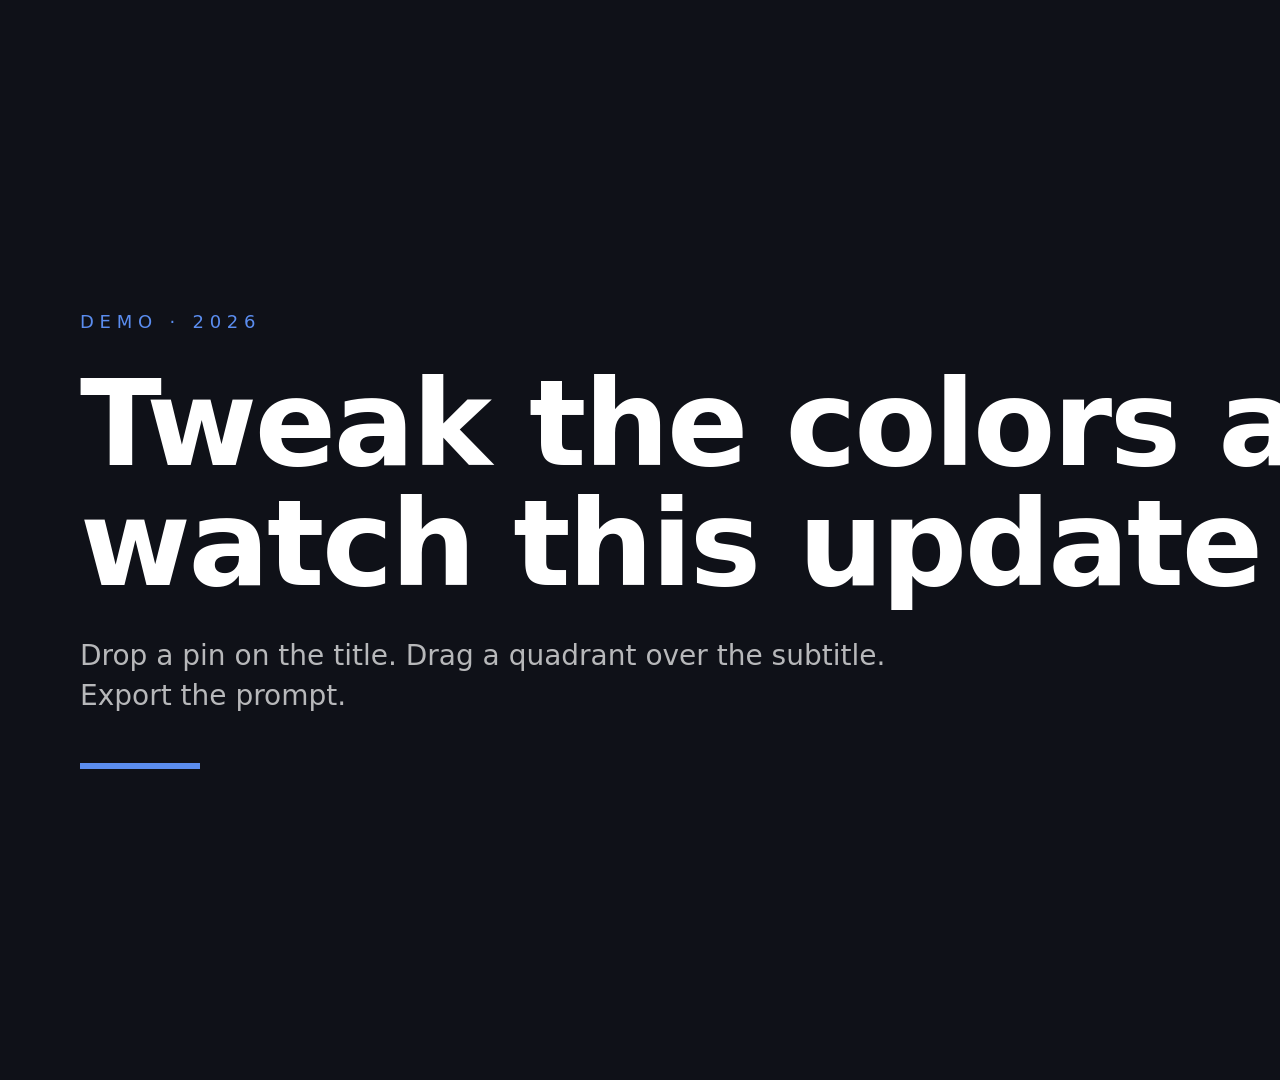
<file: assets/playground-template/_example/demo-a.html>
<!DOCTYPE html>
<html lang="en">
<head>
<meta charset="UTF-8">
<title>Demo A</title>
<style>
  :root {
    /* overridden above */
    --demo-accent: #5B8DEF;
    --demo-bg: #0F1118;
    --demo-text: #ffffff;
    --demo-title-size: 120px;
    --demo-padding: 80px;
    --demo-align: flex-start;
    --demo-text-align: left;
  }
  * { box-sizing: border-box; margin: 0; padding: 0; }
  html, body { width: 1920px; height: 1080px; overflow: hidden; font-family: 'Inter', system-ui, sans-serif; }
  .stage {
    width: 100%; height: 100%;
    background: var(--demo-bg);
    color: var(--demo-text);
    padding: var(--demo-padding);
    display: flex;
    flex-direction: column;
    justify-content: center;
    align-items: var(--demo-align);
    text-align: var(--demo-text-align);
  }
  .eyebrow {
    font-size: 18px;
    letter-spacing: 0.32em;
    text-transform: uppercase;
    color: var(--demo-accent);
    margin-bottom: 32px;
  }
  .title {
    font-size: var(--demo-title-size);
    font-weight: 700;
    line-height: 1;
    letter-spacing: -0.02em;
    margin-bottom: 32px;
    max-width: 1500px;
  }
  .subtitle {
    font-size: 28px;
    line-height: 1.4;
    color: var(--demo-text);
    opacity: 0.7;
    max-width: 900px;
  }
  .accent-bar {
    margin-top: 48px;
    width: 120px;
    height: 6px;
    background: var(--demo-accent);
  }
</style>
</head>
<body>
  <div class="stage">
    <div class="eyebrow">Demo · 2026</div>
    <h1 class="title">Tweak the colors and watch this update live.</h1>
    <p class="subtitle">Drop a pin on the title. Drag a quadrant over the subtitle. Export the prompt.</p>
    <div class="accent-bar"></div>
  </div>
</body>
</html>
</file>
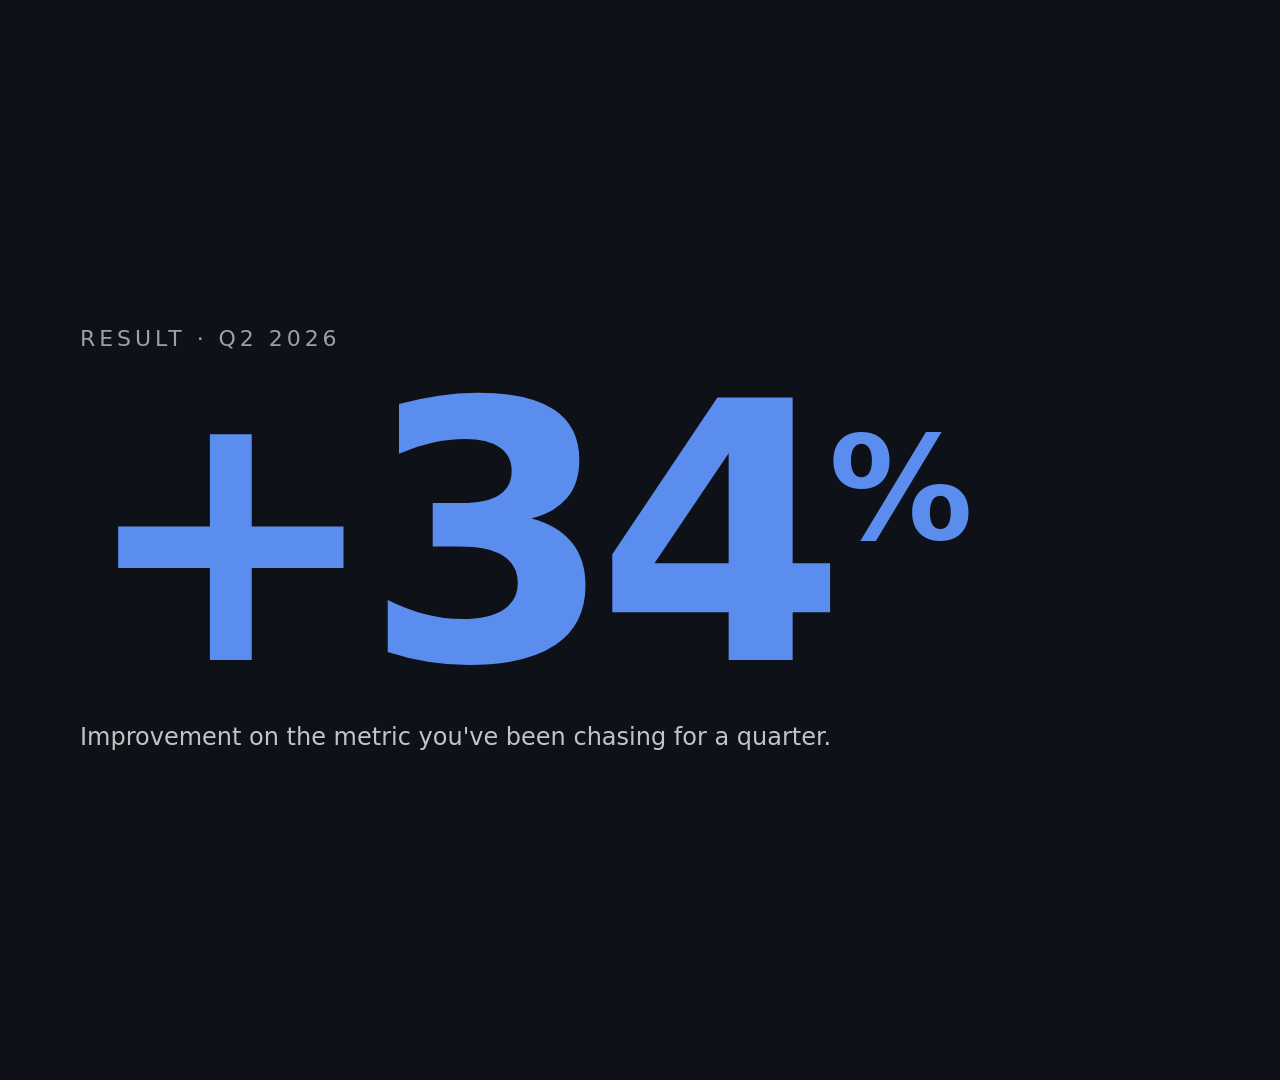
<file: assets/playground-template/_example/demo-b.html>
<!DOCTYPE html>
<html lang="en">
<head>
<meta charset="UTF-8">
<title>Demo B</title>
<style>
  :root {
    /* overridden above */
    --demo-accent: #5B8DEF;
    --demo-bg: #0F1118;
    --demo-text: #ffffff;
    --demo-title-size: 120px;
    --demo-padding: 80px;
    --demo-align: flex-start;
    --demo-text-align: left;
  }
  * { box-sizing: border-box; margin: 0; padding: 0; }
  html, body { width: 1920px; height: 1080px; overflow: hidden; font-family: 'Inter', system-ui, sans-serif; }
  .stage {
    width: 100%; height: 100%;
    background: var(--demo-bg);
    color: var(--demo-text);
    padding: var(--demo-padding);
    display: flex;
    flex-direction: column;
    justify-content: center;
    align-items: var(--demo-align);
    text-align: var(--demo-text-align);
  }
  .label {
    font-size: 22px;
    letter-spacing: 0.18em;
    text-transform: uppercase;
    opacity: 0.6;
    margin-bottom: 32px;
  }
  .number {
    font-size: 360px;
    font-weight: 800;
    line-height: 0.85;
    letter-spacing: -0.05em;
    color: var(--demo-accent);
    font-variant-numeric: tabular-nums;
  }
  .number sup { font-size: 0.4em; vertical-align: super; }
  .caption {
    font-size: 24px;
    line-height: 1.4;
    margin-top: 32px;
    opacity: 0.75;
    max-width: 800px;
  }
</style>
</head>
<body>
  <div class="stage">
    <div class="label">Result · Q2 2026</div>
    <div class="number">+34<sup>%</sup></div>
    <p class="caption">Improvement on the metric you've been chasing for a quarter.</p>
  </div>
</body>
</html>
</file>
